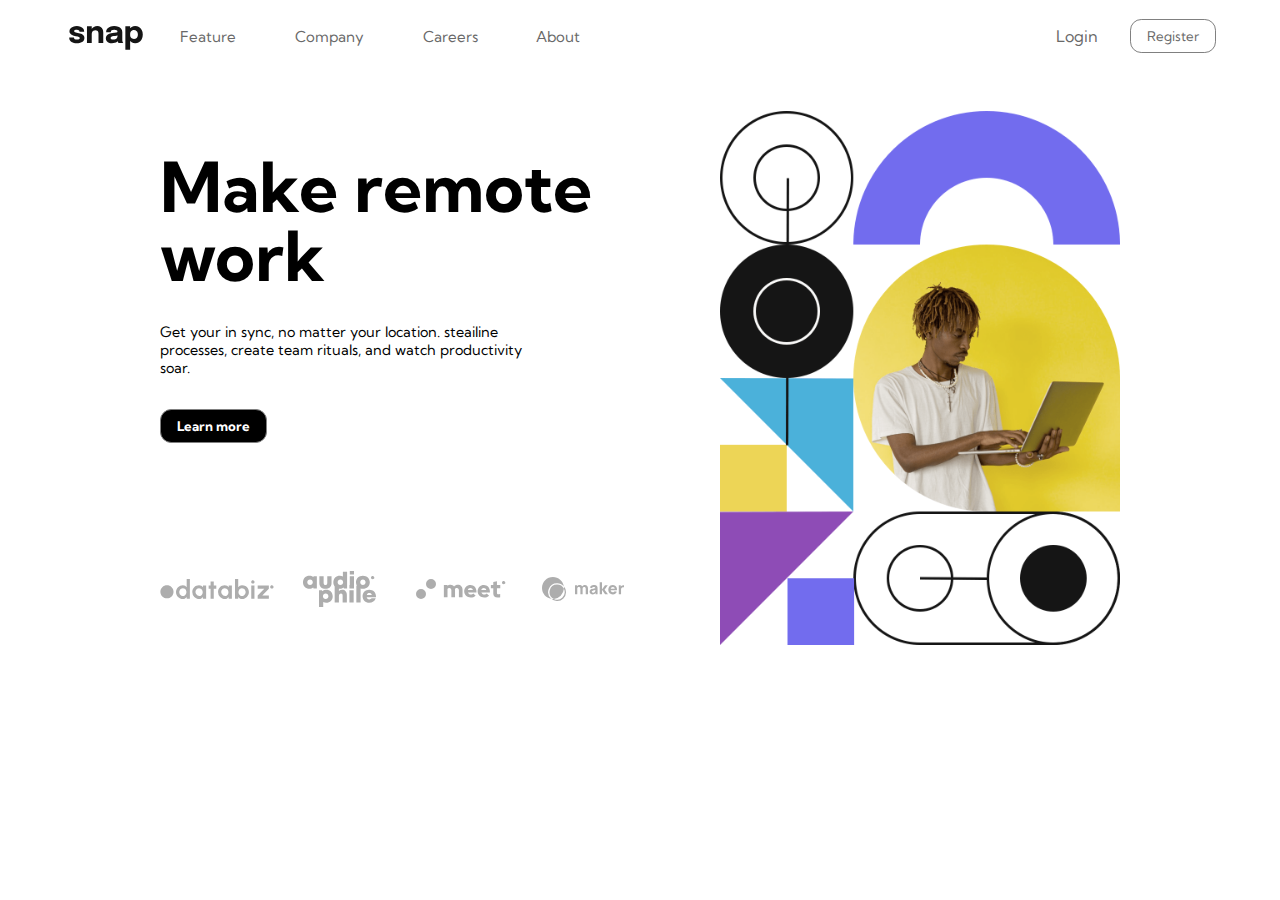
<file: index.html>
<!DOCTYPE html>
<html lang="en">

<head>
    <meta charset="UTF-8">
    <meta http-equiv="X-UA-Compatible" content="IE=edge">
    <meta name="viewport" content="width=device-width, initial-scale=1.0">
    <title>snap.com</title>
    <link rel="stylesheet" href="https://unicons.iconscout.com/release/v4.0.0/css/line.css">
    <!-- font -->
    <link rel="preconnect" href="https://fonts.googleapis.com">
    <link rel="preconnect" href="https://fonts.gstatic.com" crossorigin>
    <link href="https://fonts.googleapis.com/css2?family=Kumbh+Sans&display=swap" rel="stylesheet">
    <link rel="preconnect" href="https://fonts.googleapis.com">
    <link rel="preconnect" href="https://fonts.gstatic.com" crossorigin>
    <link href="https://fonts.googleapis.com/css2?family=Kumbh+Sans&display=swap" rel="stylesheet">
    <!-- End font -->
    <link rel="stylesheet" href="mycss.css">
</head>

<body>
    <header>
        <div class="logo">
            <img src="images/logo.svg" alt="logo.pic">

        </div>

        <div class="bugger">
            <button>

                <i id="opanList" class="uil uil-bars"></i>
                <i id="clossList" class="uil uil-multiply"></i>
            </button>
        </div>
        <div id="nav">
            <div class="nav-list">
                <div class="subList">

                    <button class="first-box" id="clossBtn">

                        <p> Feature</p>
                        <i id="fstDownBtn" class="uil uil-angle-down"></i>
                        <i id="fstUpBtn" class="uil uil-angle-up"></i>
                    </button>
                    <ul class="fst-list">
                        <li><img src="images/icon-todo.svg" alt=""> Tools List </li>
                        <li><img src="images/icon-calendar.svg" alt=""> Company</li>
                        <li><img src="images/icon-reminders.svg" alt=""> Reminders</li>
                        <li><img src="images/icon-planning.svg" alt=""> Planning</li>
                    </ul>

                </div>


                <div class="subList">
                    <p>
                        <button class="second-box">
                            <p> Company</p>
                            <i id="downBtn" class="uil uil-angle-down"></i>
                            <i id="upBtn" class="uil uil-angle-up"></i>

                        </button>
                    </p>
                    <ul class="scnd-list">
                        <li>History</li>
                        <li>Our Team</li>
                        <li>Blog</li>
                    </ul>
                </div>
                <div class="subList">

                    <p> <a href="">Careers</a></p>

                </div>
                <div class="subList">

                    <p><a href="">About</a></P>

                </div>
            </div>

            <div class="right-list">
                <p>
                    <a href="">Login </a>
                </p>
                <button class="btn rightBtn">
                    <p><a href="">
                            Register
                        </a></p>
                </button>
            </div>
        </div>
    </header>



    <section>
        <div class="section-sec container">
            <div class="pera-sec">
                <div class="pera-container">

                    <h1>Make remote work</h1>
                    <p>Get your in sync, no matter your location.
                        steailine processes, create team rituals, and watch productivity soar.
                    </p>
                    <button class="btn pera-btn">
                        <h4>
                            Learn more
                        </h4>
                    </button>
                </div>
                <div class="clients">
                    <img src="images/client-databiz.svg" alt="">
                    <img src="images/client-audiophile.svg" alt="">
                    <img src="images/client-meet.svg" alt="">
                    <img src="images/client-maker.svg" alt="">

                </div>
            </div>


            <div class="main-avtar">
                <img src="images/image-hero-desktop.png">
            </div>

        </div>

    </section>
    <script src="script.js"></script>
</body>

</html>
</file>
<file: mycss.css>
*{
    font-family: Arial;
    padding: 0%;
    margin: 0%;
    list-style: none;
    text-decoration:none;
    font-family: 'Kumbh Sans', sans-serif;
}
#nav{
    display: flex;
    justify-content: space-between;
width: 95%;
    height:4.5rem;
}
.nav-list{
    display: flex;
    width: 25rem;
    justify-content: space-between;
    align-items: center;
}
.logo img{
    height: 1.5rem;
    margin: 1.6rem 2.3rem;
}
header{
    display: flex;
    width: 95%;
    margin: 0 auto;
    justify-content:space-between;
}
a{
    color:  hsl(0, 0%, 41%);
    font-family: 'Kumbh Sans', sans-serif;
}
.subList p{
    color:hsl(0, 0%, 41%);
    font-size: 15px;

}
.subList a:hover{
    font-weight:600;
    color:hsl(0,0,8%)
}
.subList button{
    font-family: 'Kumbh Sans', sans-serif;
    background:none;
    border:none;
    display: flex;
    align-items: center;
}
.subList button:hover{
    font-weight:600;
}

.bugger{
    
    font-size: 1.8rem;
    color: black;
    display: none;
}
.right-list{
    display: flex;
    align-items: center;
}


.btn{
    border: 1px solid gray;
    margin: 0 2rem;
    cursor:pointer;
    padding: 0.5rem 1rem;
    background: none;
    border-radius: 0.7rem;
}

 li i{
    font-size: 1.1rem;
    padding: 0 0.2rem;
    
}
.subList ul{
    border-radius: 0.5rem; 
    box-shadow:5px 9px 30px 3px rgb(0 0 0 / 20%);
    cursor: pointer;
    font-size: 0.8rem;
    background-color: white;
    padding: 1rem 1.5rem;
    
}
.fst-list{
    display: none;
}
.subList i{
    font-size: 1.2rem;
}
/*------------------------ icons button --------------------- */

#fstUpBtn{
    position: relative;
    display: none;
    
}
#upBtn{
    display: none;
}
/*------------------------ End ud -down button --------------------- */

.subList ul li img{
height: 1rem;
margin-right: 0.6rem;
}
.fst-list{
    width: 7rem;
    position: absolute;
    left: 6rem;
    top:4rem;
    height: 9rem;


}
.scnd-list{
    position: absolute;
    left: 19rem;
    top: 4rem;
    width: 5rem;
    display: none;
    height: 6rem;
    
}
.subList li{
    padding: 0.455rem 0rem;
    font-size:14px;

}

.btn :hover{
    border-color:hsl(0,0,8%);
    color:hsl(0,0,8%);
    font-weight:bold;
}
.section-sec{
    display:flex;
    gap: 5rem;
    justify-content: space-evenly;
    align-items:center;
}

.container{
    width: 75%;
    margin: 2rem auto;
}
.pera-sec{
    display: flex;
    flex-direction: column;
    justify-content: flex-end;
    gap: 8rem;
}

.pera-sec h1{
        line-height:1;
    font-size: 4.3rem;

}

.pera-sec p{
    padding:2rem 0;
    font-size: 0.9rem;
    margin-right:6rem;
}
.pera-btn:hover{
    background-color: white;
    color: #000;
}
.pera-btn{
    margin: 0%;
background: black;
color:white;
}

/*  ------------------- aside picture   -------------------*/
.main-avtar img{
    width:25rem;
}

/* -------------------------------  clients -----------------------------------------------------*/
footer{
    margin-top:4rem;
}
.clients{
display:grid;
grid-template-columns:repeat(4,1fr);
justify-items: center;
align-items: center;
gap:0.5rem;
}

@media screen and (max-width:800px){
    #nav{
    flex-direction: column;
    position: absolute;
    right: 0rem;
    width: 15rem;
    height: 71.5rem;
    justify-content: flex-start;
    background: white;
    display: none;
    box-shadow:-15rem 1rem 3rem 35px rgb(0 0 0 / 60%); 
    }

    .nav-list{
        flex-direction: column;
        width: 10rem;
        align-items: flex-start;
        position: relative;
        top: 3rem;
        left: 1.5rem;
    }
    .subList{
        padding:0.5rem 0; 
    }
    .subList ul {
        box-shadow: none;
        padding: 1rem 0rem 1rem 2rem;
    }
    .subList li {
        padding: 0.455rem 0rem;
        font-size: 17px;
    }

    .subList p {
        font-size: 1.2rem;
    }
    .right-list {
        position: relative;
        top: 6rem;
        flex-direction: column;
        text-align: center;
        align-items: normal;
    }
    .pera-btn{
        padding: 1rem 2rem;
    font-size: 20px;
    }
    .rightBtn{
        margin: 1rem 1rem;
    }
     .section-sec{
        gap:0.2rem;
    }
    .main-avtar img{
        width:22.7rem;
    }

    .list{
        flex-direction: column;
    }
    .bugger{
    display: block;
    }
    
    .bugger button{
      background:none;
      font-size: 1em;
      border: none;
    }
    #clossList{
        display: none;
        position: relative;
        z-index: 5;
        
    }

    header h2{
        position: absolute;
        left: 1rem;
    }
    section{
        text-align: center;
    }
    .container{
        width: 95%;
    }
    .section-sec{
        display: flex;
        flex-direction: column-reverse;
        gap: 0;
        overflow:hidden;
    }
    .pera-sec{
        margin-top:2rem;
        text-align: center;
        gap:3rem;

    }
    .pera-sec h1 {
        font-size: 3.2rem;
        font-weight:600;
        width: auto;
    }
    .pera-sec p {
        padding: 2rem 5px;
        font-size: 1.2rem;
    margin-right: auto;
    }
    .fst-list {
        position: relative;
        left: 0rem;
        top: 0rem;
    
}
.scnd-list {
    position: relative;
    left: 0;
    top: 0;
}
.logo img{
    margin:1.5rem 0.5rem;
}
}
@media screen and (max-width:380px) {
    .main-avtar img{
        width:22.4rem;
    }
    .pera-sec p{
        font-size: 1.1rem;
    }
    
}
</file>
